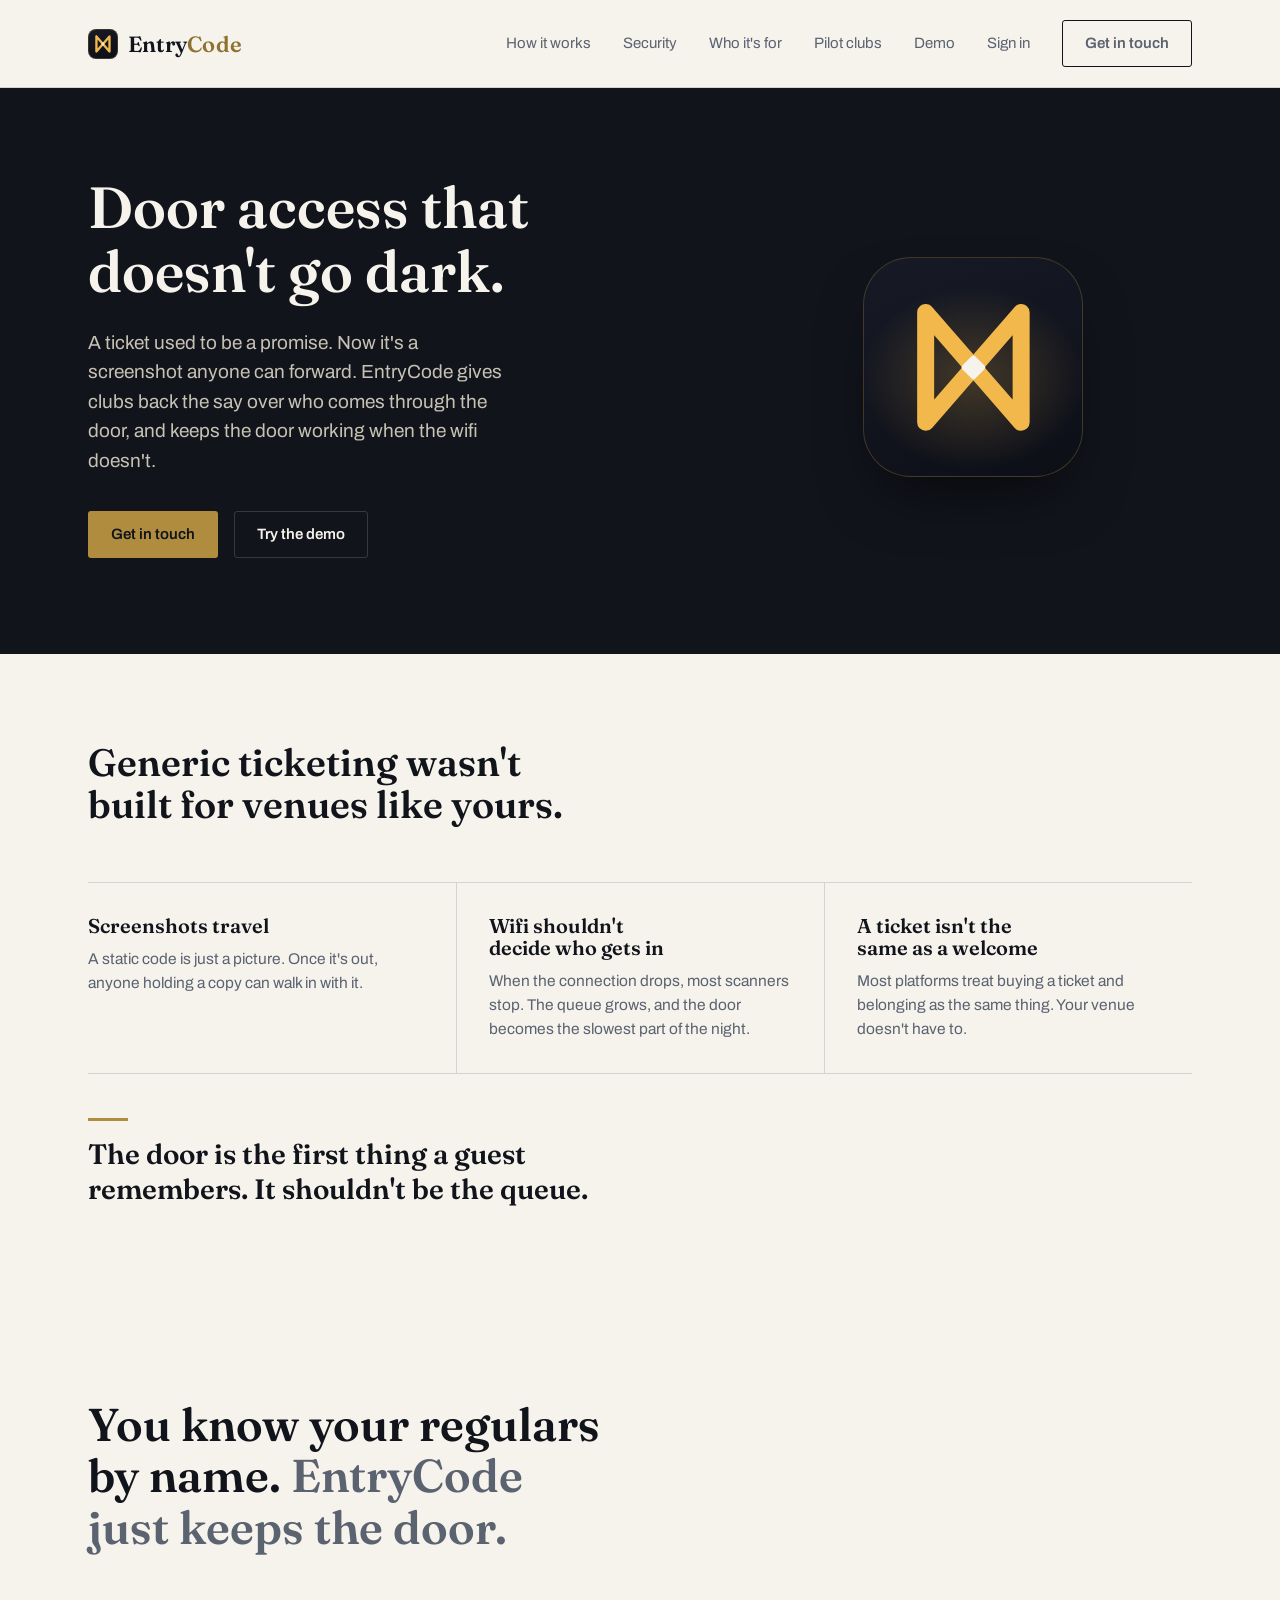
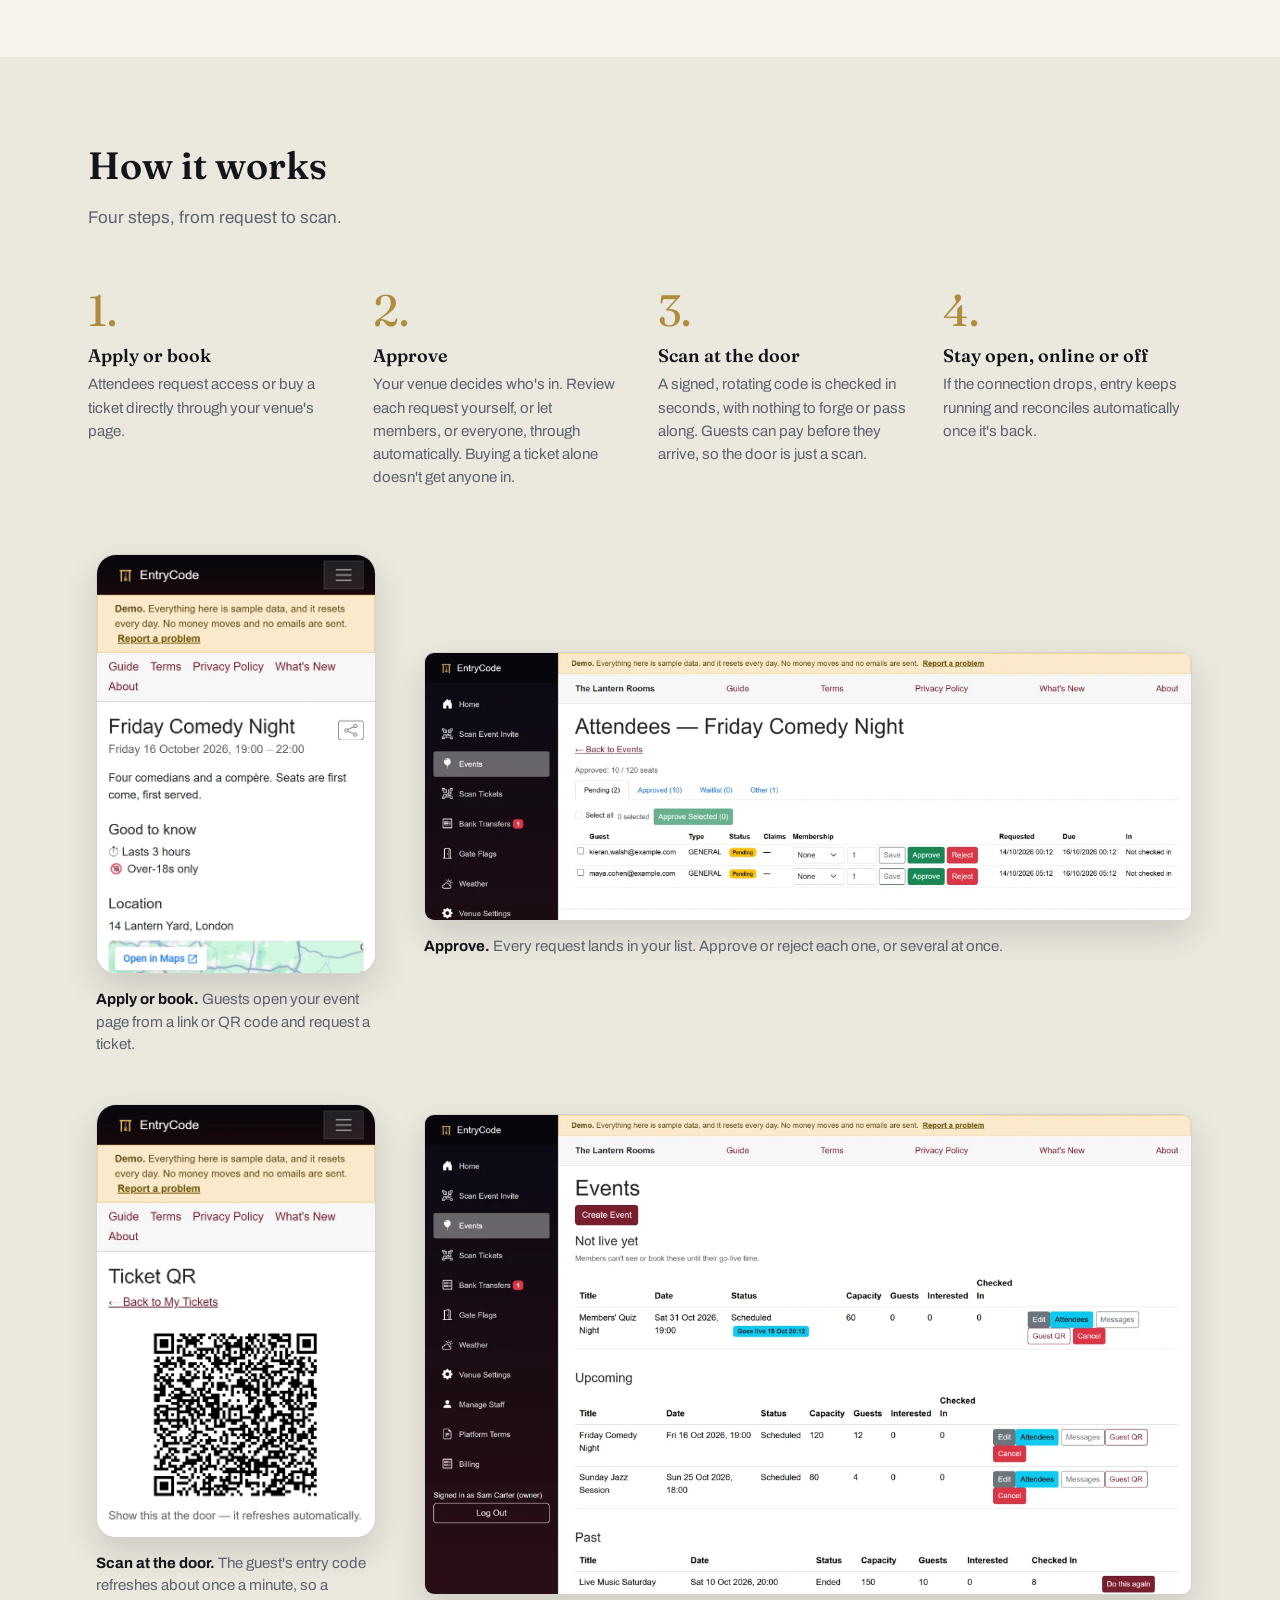
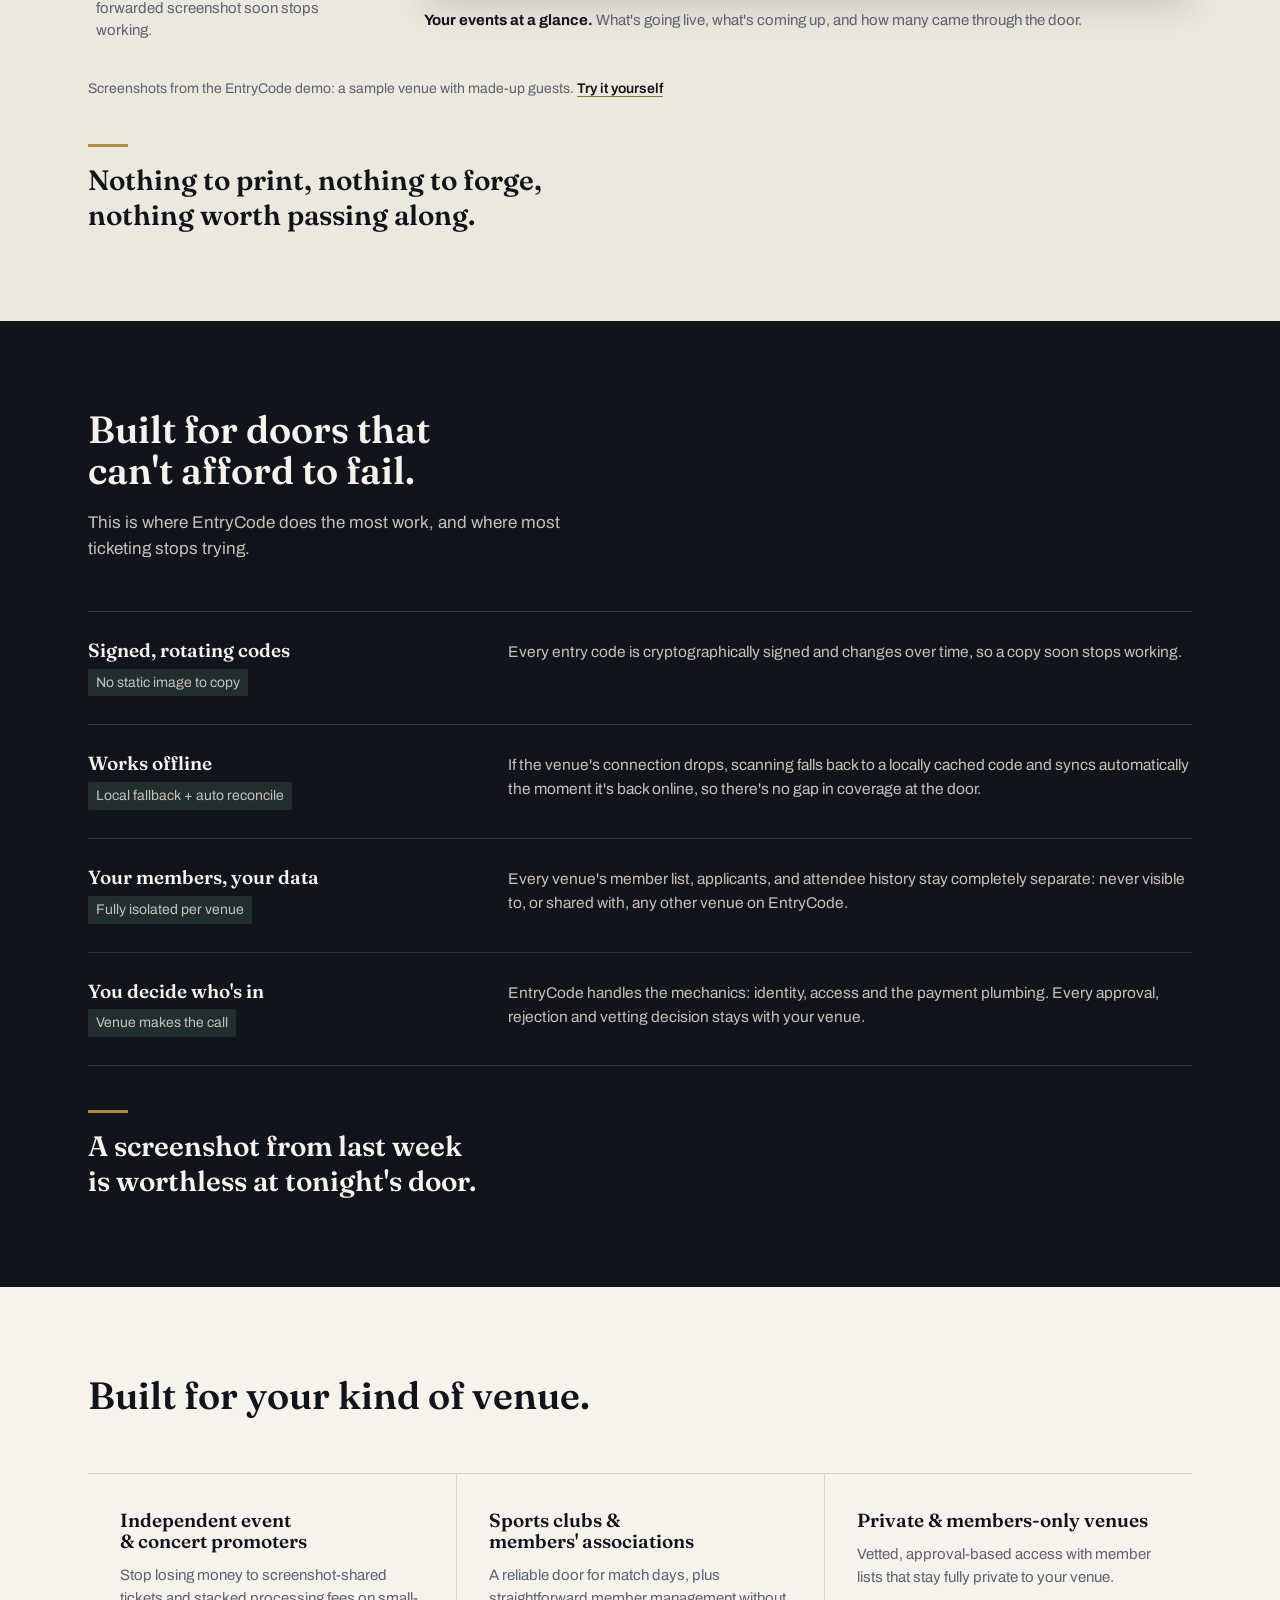
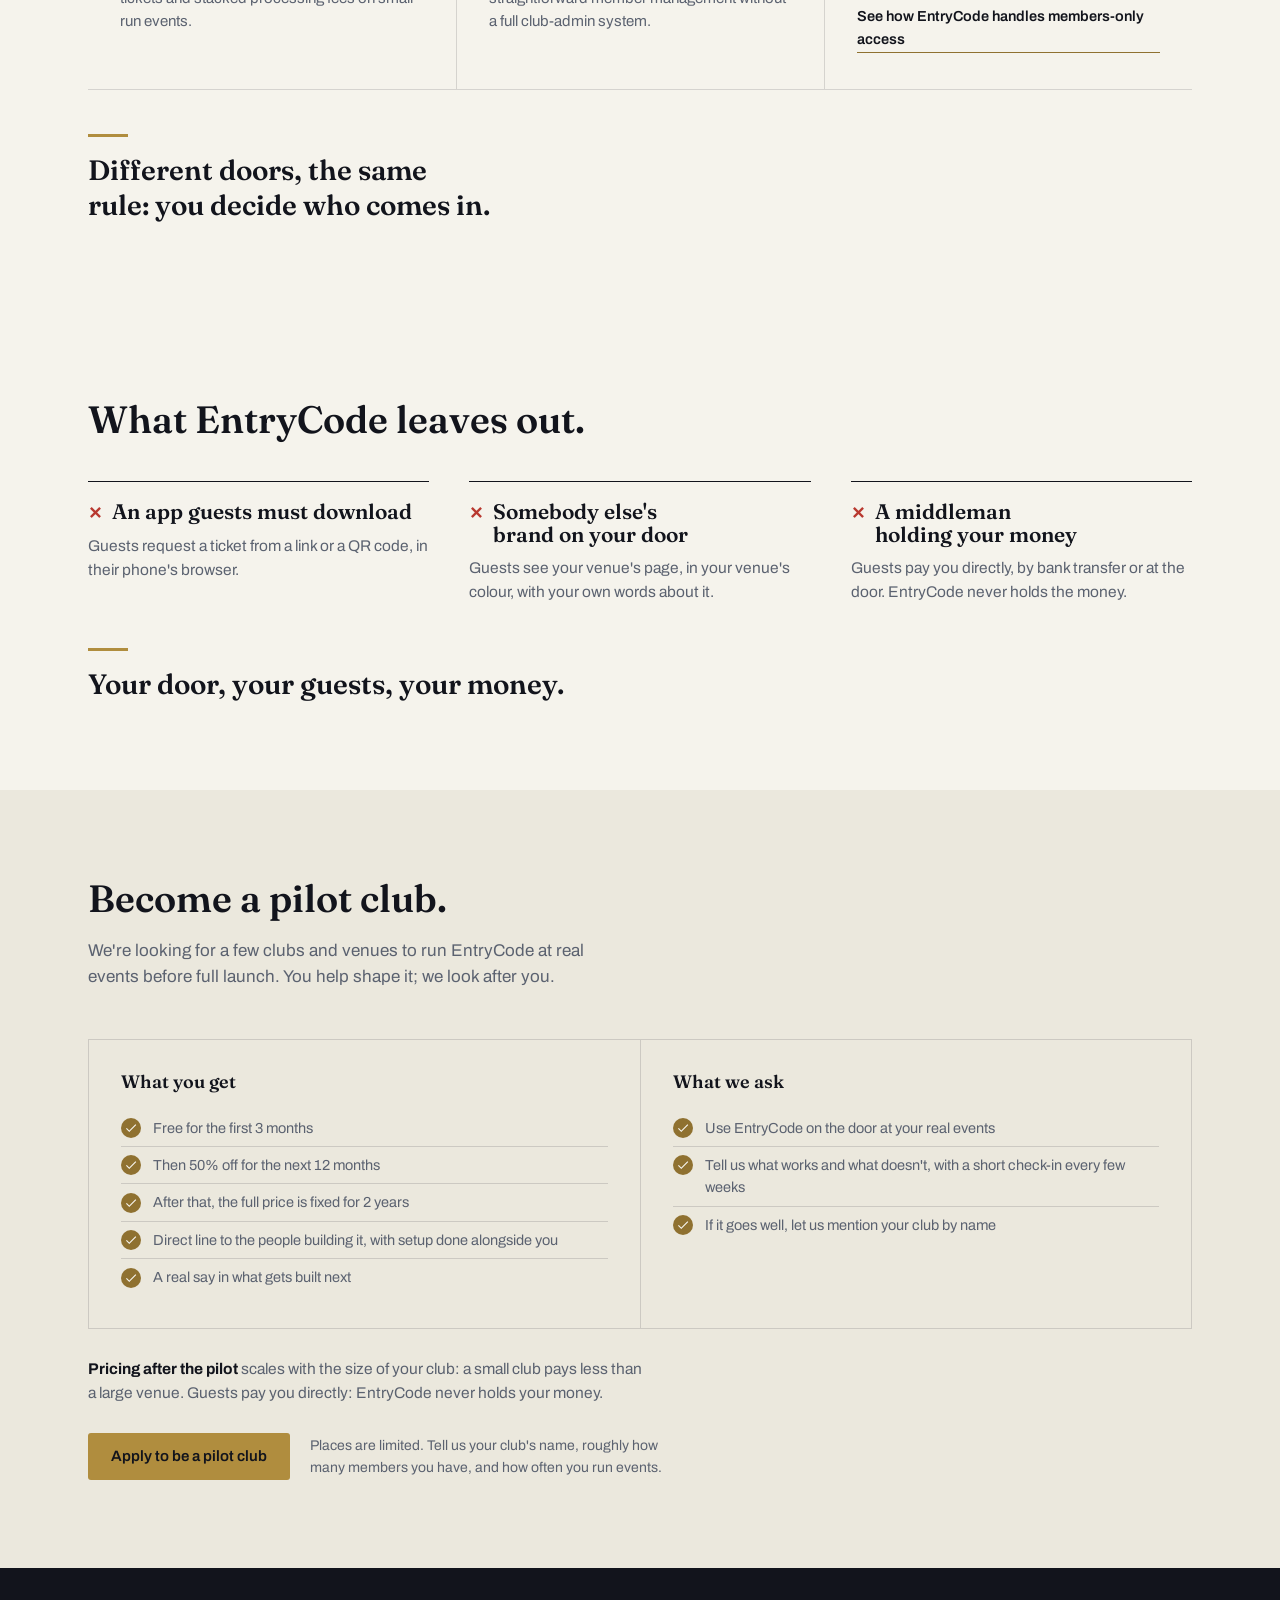
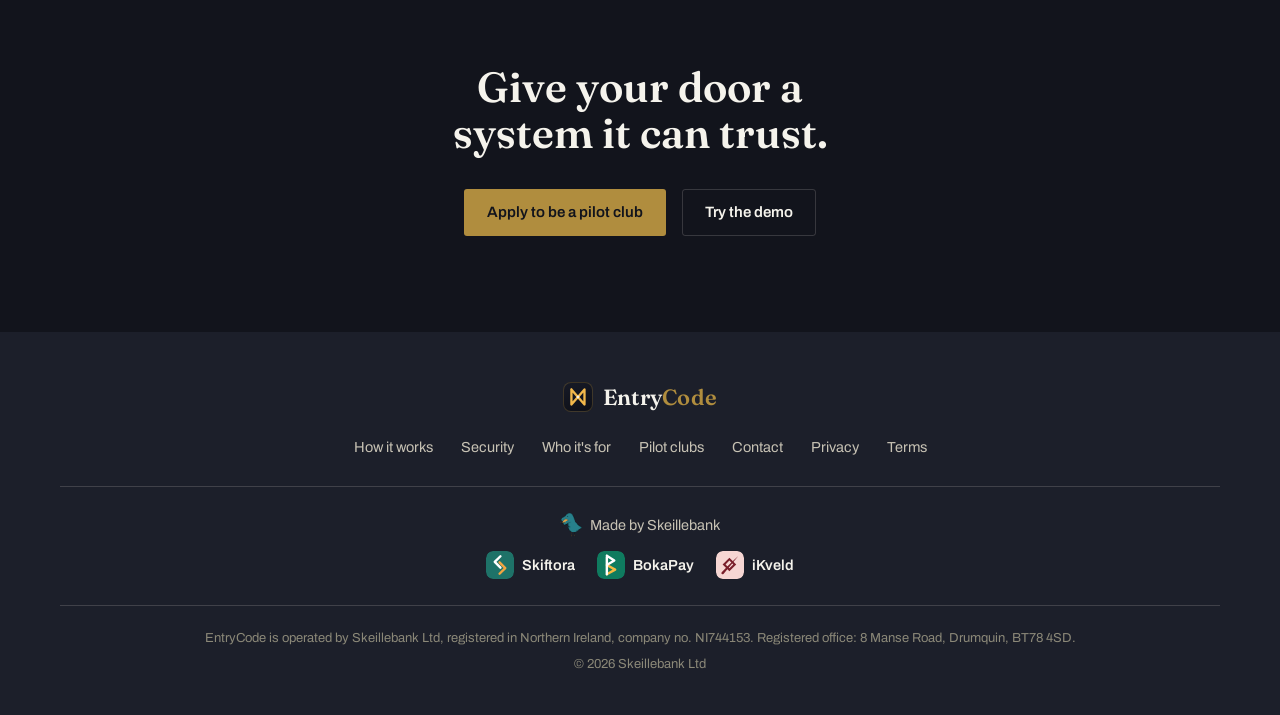
<file: index.html>
<!doctype html>
<html lang="en">
<head>
<meta charset="utf-8">
<meta name="viewport" content="width=device-width, initial-scale=1">
<link rel="canonical" href="https://entrycode.uk/">
<link rel="icon" href="logo.svg" type="image/svg+xml">
<title>EntryCode: door access that doesn't go dark</title>
<meta name="description" content="Door access that doesn't go dark. EntryCode gives clubs signed entry codes that keep working offline, guests the venue approves, and payment straight to the venue's own account.">
<link rel="stylesheet" href="fonts/fonts.css">
<link rel="stylesheet" href="styles.css">
</head>
<body>
<a class="skip-link" href="#main">Skip to content</a>

<svg width="0" height="0" style="position:absolute" aria-hidden="true">
  <defs>
    <!-- Dagaz rune ("day"): the door that doesn't go dark. Drawn for the 64% inner area of the dark tiles. -->
    <symbol id="threshold-mark" viewBox="0 0 100 100">
      <path d="M13.5 8 V92 L86.5 8 V92 L13.5 8" fill="none" stroke="#f2b84b" stroke-width="13" stroke-linecap="round" stroke-linejoin="round"/>
      <rect x="43" y="43" width="14" height="14" rx="2" fill="#f5f3ec" transform="rotate(45 50 50)"/>
    </symbol>
  </defs>
</svg>

<header>
  <div class="nav-row">
    <a class="wordmark" href="#top">
      <span class="logo-mark" aria-hidden="true"><svg viewBox="0 0 100 100"><use href="#threshold-mark"/></svg></span>
      <span class="wm-text">Entry<em>Code</em></span>
    </a>
    <button class="nav-toggle" id="navToggle" aria-expanded="false" aria-controls="primaryNav" aria-label="Toggle menu">
      <svg width="24" height="24" viewBox="0 0 24 24" fill="none" stroke="currentColor" stroke-width="2" stroke-linecap="round"><line x1="3" y1="6" x2="21" y2="6"/><line x1="3" y1="12" x2="21" y2="12"/><line x1="3" y1="18" x2="21" y2="18"/></svg>
    </button>
    <nav class="primary" id="primaryNav">
      <a href="#how">How it works</a>
      <a href="#security">Security</a>
      <a href="#segments">Who it's for</a>
      <a href="#pilot">Pilot clubs</a>
      <a href="demo.html">Demo</a>
      <a href="login.html">Sign in</a>
      <a class="btn btn-outline-dark" href="#demo">Get in touch</a>
    </nav>
  </div>
</header>

<main id="main">

  <!-- HERO -->
  <section class="hero" id="top">
    <div class="wrap hero-grid">
      <div>
        <h1>Door access that doesn't go dark.</h1>
        <p class="lede">A ticket used to be a promise. Now it's a screenshot anyone can forward. EntryCode gives clubs back the say over who comes through the door, and keeps the door working when the wifi doesn't.</p>
        <div class="actions">
          <a class="btn btn-brass" href="#demo">Get in touch</a>
          <a class="btn btn-outline-light" href="demo.html">Try the demo</a>
        </div>
      </div>
      <div class="seal" aria-hidden="true">
        <div class="hero-mark"><svg viewBox="0 0 100 100"><use href="#threshold-mark"/></svg></div>
      </div>
    </div>
  </section>

  <!-- PROBLEM -->
  <section>
    <div class="wrap">
      <h2 class="section-title">Generic ticketing wasn't built for venues like yours.</h2>
      <div class="problem-grid">
        <div class="problem-item">
          <h3>Screenshots travel</h3>
          <p>A static code is just a picture. Once it's out, anyone holding a copy can walk in with it.</p>
        </div>
        <div class="problem-item">
          <h3>Wifi shouldn't decide who gets in</h3>
          <p>When the connection drops, most scanners stop. The queue grows, and the door becomes the slowest part of the night.</p>
        </div>
        <div class="problem-item">
          <h3>A ticket isn't the same as a welcome</h3>
          <p>Most platforms treat buying a ticket and belonging as the same thing. Your venue doesn't have to.</p>
        </div>
      </div>
      <p class="land">The door is the first thing a guest remembers. It shouldn't be the queue.</p>
    </div>
  </section>

  <!-- BREATH -->
  <section class="breath" aria-label="Who decides">
    <div class="wrap">
      <p>You know your regulars by name. <span>EntryCode just keeps the door.</span></p>
    </div>
  </section>

  <!-- HOW IT WORKS -->
  <section class="how" id="how">
    <div class="wrap">
      <h2 class="section-title">How it works</h2>
      <p class="section-lede">Four steps, from request to scan.</p>
      <div class="steps">
        <div class="step">
          <div class="num">1.</div>
          <h3>Apply or book</h3>
          <p>Attendees request access or buy a ticket directly through your venue's page.</p>
        </div>
        <div class="step">
          <div class="num">2.</div>
          <h3>Approve</h3>
          <p>Your venue decides who's in. Review each request yourself, or let members, or everyone, through automatically. Buying a ticket alone doesn't get anyone in.</p>
        </div>
        <div class="step">
          <div class="num">3.</div>
          <h3>Scan at the door</h3>
          <p>A signed, rotating code is checked in seconds, with nothing to forge or pass along. Guests can pay before they arrive, so the door is just a scan.</p>
        </div>
        <div class="step">
          <div class="num">4.</div>
          <h3>Stay open, online or off</h3>
          <p>If the connection drops, entry keeps running and reconciles automatically once it's back.</p>
        </div>
      </div>
      <div class="shots">
        <figure class="shot phone">
          <img src="img/guest-request.webp" width="600" height="903" loading="lazy" alt="A guest's view of an event page on a phone: Friday Comedy Night, date and time, over-18s only, and the venue's location on a map.">
          <figcaption><b>Apply or book.</b> Guests open your event page from a link or QR code and request a ticket.</figcaption>
        </figure>
        <figure class="shot wide">
          <img src="img/venue-approve.webp" width="1200" height="417" loading="lazy" alt="The venue's attendee list for Friday Comedy Night, with two pending requests, each with Approve and Reject buttons.">
          <figcaption><b>Approve.</b> Every request lands in your list. Approve or reject each one, or several at once.</figcaption>
        </figure>
        <figure class="shot phone">
          <img src="img/guest-entry-code.webp" width="600" height="933" loading="lazy" alt="A guest's entry QR code on a phone, with the note: show this at the door, it refreshes automatically.">
          <figcaption><b>Scan at the door.</b> The guest's entry code refreshes about once a minute, so a forwarded screenshot soon stops working.</figcaption>
        </figure>
        <figure class="shot wide">
          <img src="img/venue-events.webp" width="1200" height="750" loading="lazy" alt="The venue's events page: one event not live yet, two upcoming and one past, with capacity, guests and check-ins for each.">
          <figcaption><b>Your events at a glance.</b> What's going live, what's coming up, and how many came through the door.</figcaption>
        </figure>
      </div>
      <p class="shots-note">Screenshots from the EntryCode demo: a sample venue with made-up guests. <a href="demo.html">Try it yourself</a></p>
      <p class="land">Nothing to print, nothing to forge, nothing worth passing along.</p>
    </div>
  </section>

  <!-- SECURITY -->
  <section class="security" id="security">
    <div class="wrap">
      <h2 class="section-title">Built for doors that can't afford to fail.</h2>
      <p class="section-lede">This is where EntryCode does the most work, and where most ticketing stops trying.</p>
      <div class="ledger">
        <div class="ledger-row">
          <div>
            <h3>Signed, rotating codes</h3>
            <span class="ledger-note">No static image to copy</span>
          </div>
          <p>Every entry code is cryptographically signed and changes over time, so a copy soon stops working.</p>
        </div>
        <div class="ledger-row">
          <div>
            <h3>Works offline</h3>
            <span class="ledger-note">Local fallback + auto reconcile</span>
          </div>
          <p>If the venue's connection drops, scanning falls back to a locally cached code and syncs automatically the moment it's back online, so there's no gap in coverage at the door.</p>
        </div>
        <div class="ledger-row">
          <div>
            <h3>Your members, your data</h3>
            <span class="ledger-note">Fully isolated per venue</span>
          </div>
          <p>Every venue's member list, applicants, and attendee history stay completely separate: never visible to, or shared with, any other venue on EntryCode.</p>
        </div>
        <div class="ledger-row">
          <div>
            <h3>You decide who's in</h3>
            <span class="ledger-note">Venue makes the call</span>
          </div>
          <p>EntryCode handles the mechanics: identity, access and the payment plumbing. Every approval, rejection and vetting decision stays with your venue.</p>
        </div>
      </div>
      <p class="land">A screenshot from last week is worthless at tonight's door.</p>
    </div>
  </section>

  <!-- SEGMENTS -->
  <section id="segments">
    <div class="wrap">
      <h2 class="section-title">Built for your kind of venue.</h2>
      <div class="segments-grid">
        <div class="segment">
          <h3>Independent event &amp; concert promoters</h3>
          <p>Stop losing money to screenshot-shared tickets and stacked processing fees on small-run events.</p>
        </div>
        <div class="segment">
          <h3>Sports clubs &amp; members' associations</h3>
          <p>A reliable door for match days, plus straightforward member management without a full club-admin system.</p>
        </div>
        <div class="segment">
          <h3>Private &amp; members-only venues</h3>
          <p>Vetted, approval-based access with member lists that stay fully private to your venue.</p>
          <a class="link-line" href="members.html">See how EntryCode handles members-only access</a>
        </div>
      </div>
      <p class="land">Different doors, the same rule: you decide who comes in.</p>
    </div>
  </section>

  <!-- WHAT ENTRYCODE LEAVES OUT -->
  <section id="without">
    <div class="wrap">
      <h2 class="section-title">What EntryCode leaves out.</h2>
      <ul class="without">
        <li>
          <h3>An app guests must download</h3>
          <p>Guests request a ticket from a link or a QR code, in their phone's browser.</p>
        </li>
        <li>
          <h3>Somebody else's brand on your door</h3>
          <p>Guests see your venue's page, in your venue's colour, with your own words about it.</p>
        </li>
        <li>
          <h3>A middleman holding your money</h3>
          <p>Guests pay you directly, by bank transfer or at the door. EntryCode never holds the money.</p>
        </li>
      </ul>
      <p class="land">Your door, your guests, your money.</p>
    </div>
  </section>

  <!-- PILOT CLUBS -->
  <section class="how" id="pilot">
    <div class="wrap">
      <h2 class="section-title">Become a pilot club.</h2>
      <p class="section-lede">We're looking for a few clubs and venues to run EntryCode at real events before full launch. You help shape it; we look after you.</p>
      <div class="pricing-row">
        <div class="price-col recommended">
          <h3>What you get</h3>
          <ul>
            <li>Free for the first 3 months</li>
            <li>Then 50% off for the next 12 months</li>
            <li>After that, the full price is fixed for 2 years</li>
            <li>Direct line to the people building it, with setup done alongside you</li>
            <li>A real say in what gets built next</li>
          </ul>
        </div>
        <div class="price-col">
          <h3>What we ask</h3>
          <ul>
            <li>Use EntryCode on the door at your real events</li>
            <li>Tell us what works and what doesn't, with a short check-in every few weeks</li>
            <li>If it goes well, let us mention your club by name</li>
          </ul>
        </div>
      </div>
      <p class="pilot-note" id="pricing"><strong>Pricing after the pilot</strong> scales with the size of your club: a small club pays less than a large venue. Guests pay you directly: EntryCode never holds your money.</p>
      <div class="pilot-actions">
        <a class="btn btn-brass" href="mailto:info@entrycode.uk?subject=EntryCode%20pilot%20club">Apply to be a pilot club</a>
        <span class="pilot-small">Places are limited. Tell us your club's name, roughly how many members you have, and how often you run events.</span>
      </div>
    </div>
  </section>

  <!-- FINAL CTA -->
  <section class="cta-band" id="demo">
    <div class="wrap">
      <h2>Give your door a system it can trust.</h2>
      <div class="actions">
        <a class="btn btn-brass" href="mailto:info@entrycode.uk?subject=EntryCode%20pilot%20club">Apply to be a pilot club</a>
        <a class="btn btn-outline-light" href="demo.html">Try the demo</a>
      </div>
    </div>
  </section>

</main>

<footer>
  <div class="wrap footer-row">
    <div>
      <a class="wordmark" href="#top" style="color:#f5f3ec;">
        <span class="logo-mark" aria-hidden="true"><svg viewBox="0 0 100 100"><use href="#threshold-mark"/></svg></span>
        <span class="wm-text">Entry<em>Code</em></span>
      </a>
    </div>
    <div class="footer-links">
      <a href="#how">How it works</a>
      <a href="#security">Security</a>
      <a href="#segments">Who it's for</a>
      <a href="#pilot">Pilot clubs</a>
      <a href="mailto:info@entrycode.uk">Contact</a>
      <a href="privacy.html">Privacy</a>
      <a href="terms.html">Terms</a>
    </div>
  </div>
  <div class="wrap footer-family">
      <nav class="family" aria-label="Made by Skeillebank">
        <a class="family-label" href="https://skeillebank.com"><img src="logos/skeillebank.webp" alt="" width="23" height="24">Made by Skeillebank</a>
        <a class="fam" href="https://skiftora.com"><img src="logos/skiftora.svg" alt="" width="28" height="28">Skiftora</a>
        <a class="fam" href="https://bokapay.co.uk"><img src="logos/bokapay.svg" alt="" width="28" height="28">BokaPay</a>
        <a class="fam" href="https://ikveld.com"><img src="logos/ikveld.svg" alt="" width="28" height="28">iKveld</a>
      </nav>
    </div>
    <div class="wrap footer-fine">
    <p>EntryCode is operated by Skeillebank Ltd, registered in Northern Ireland, company no. NI744153. Registered office: 8 Manse Road, Drumquin, BT78 4SD.</p>
    <p>&copy; <span id="year"></span> Skeillebank Ltd</p>
  </div>
</footer>

<script>
  document.getElementById('year').textContent = new Date().getFullYear();
  var toggle = document.getElementById('navToggle');
  var nav = document.getElementById('primaryNav');
  toggle.addEventListener('click', function(){
    var open = nav.classList.toggle('open');
    toggle.setAttribute('aria-expanded', open ? 'true' : 'false');
  });
</script>
</body>
</html>
</file>
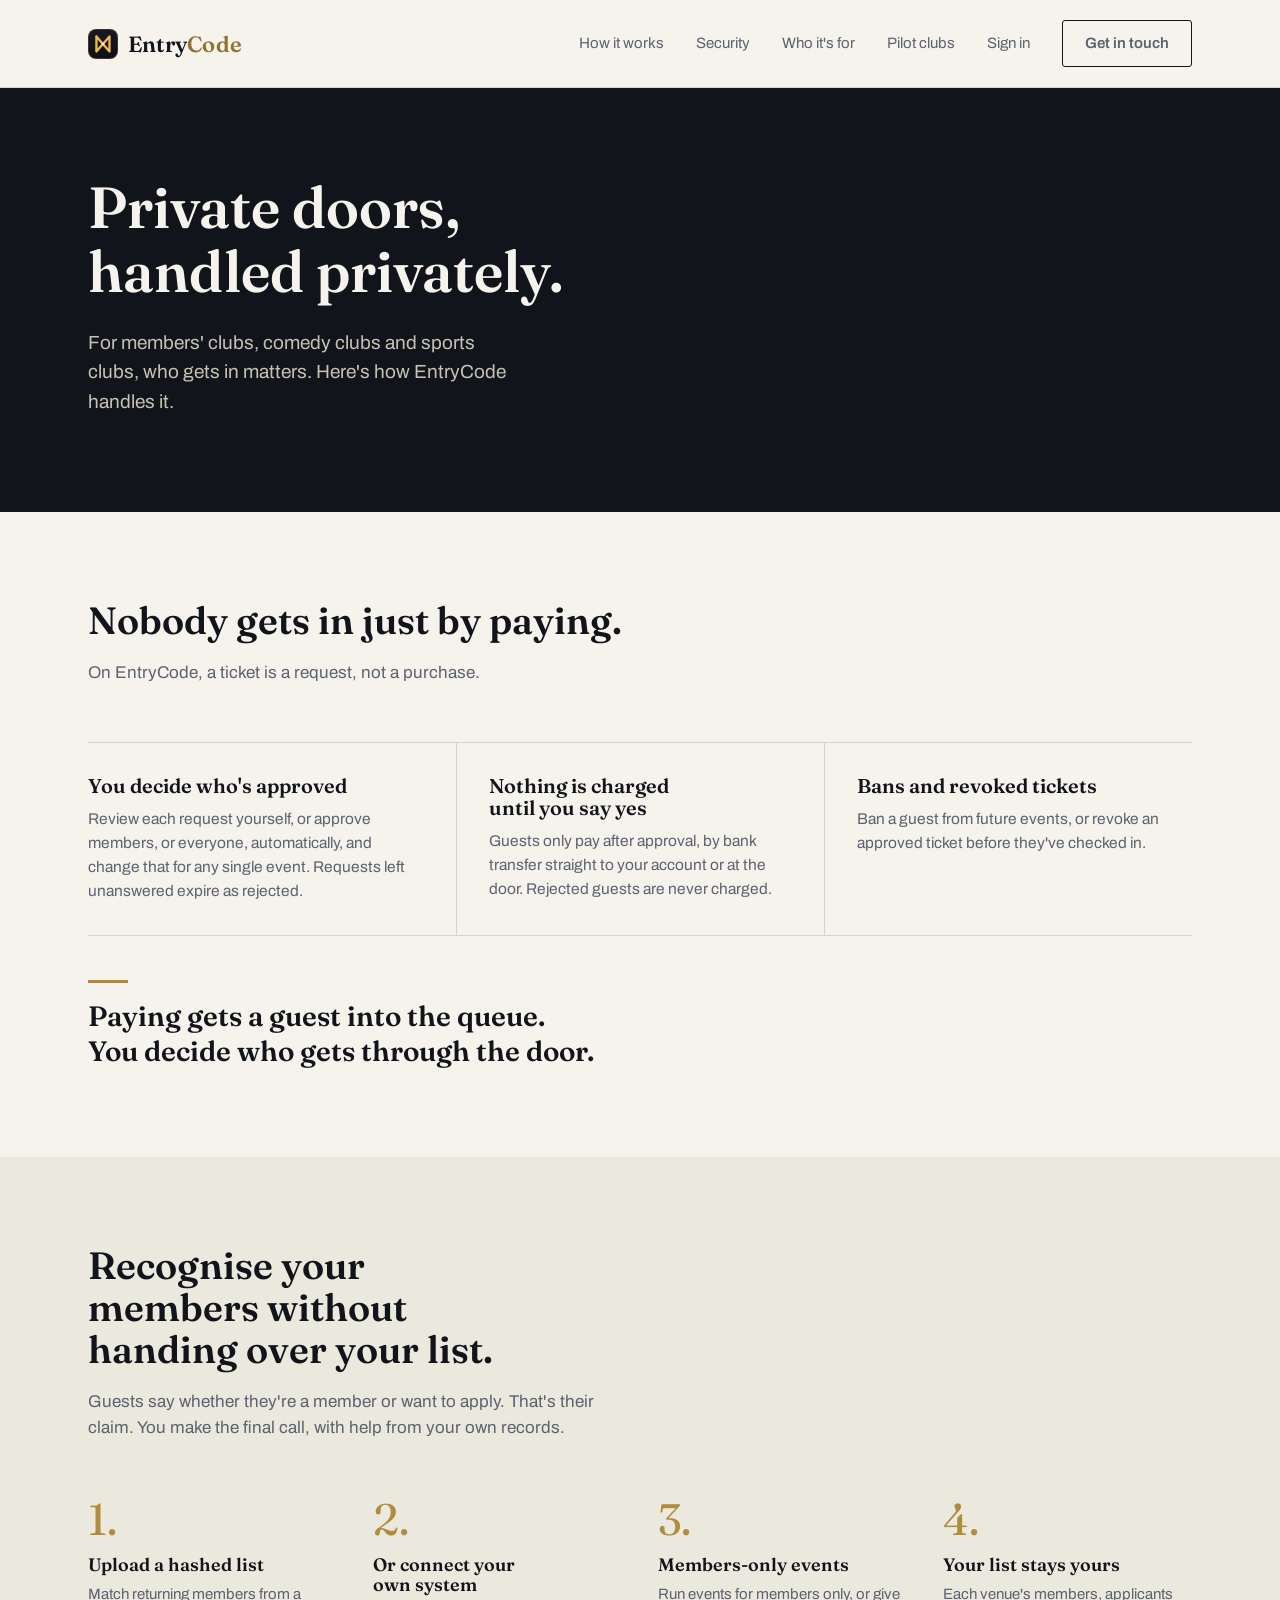
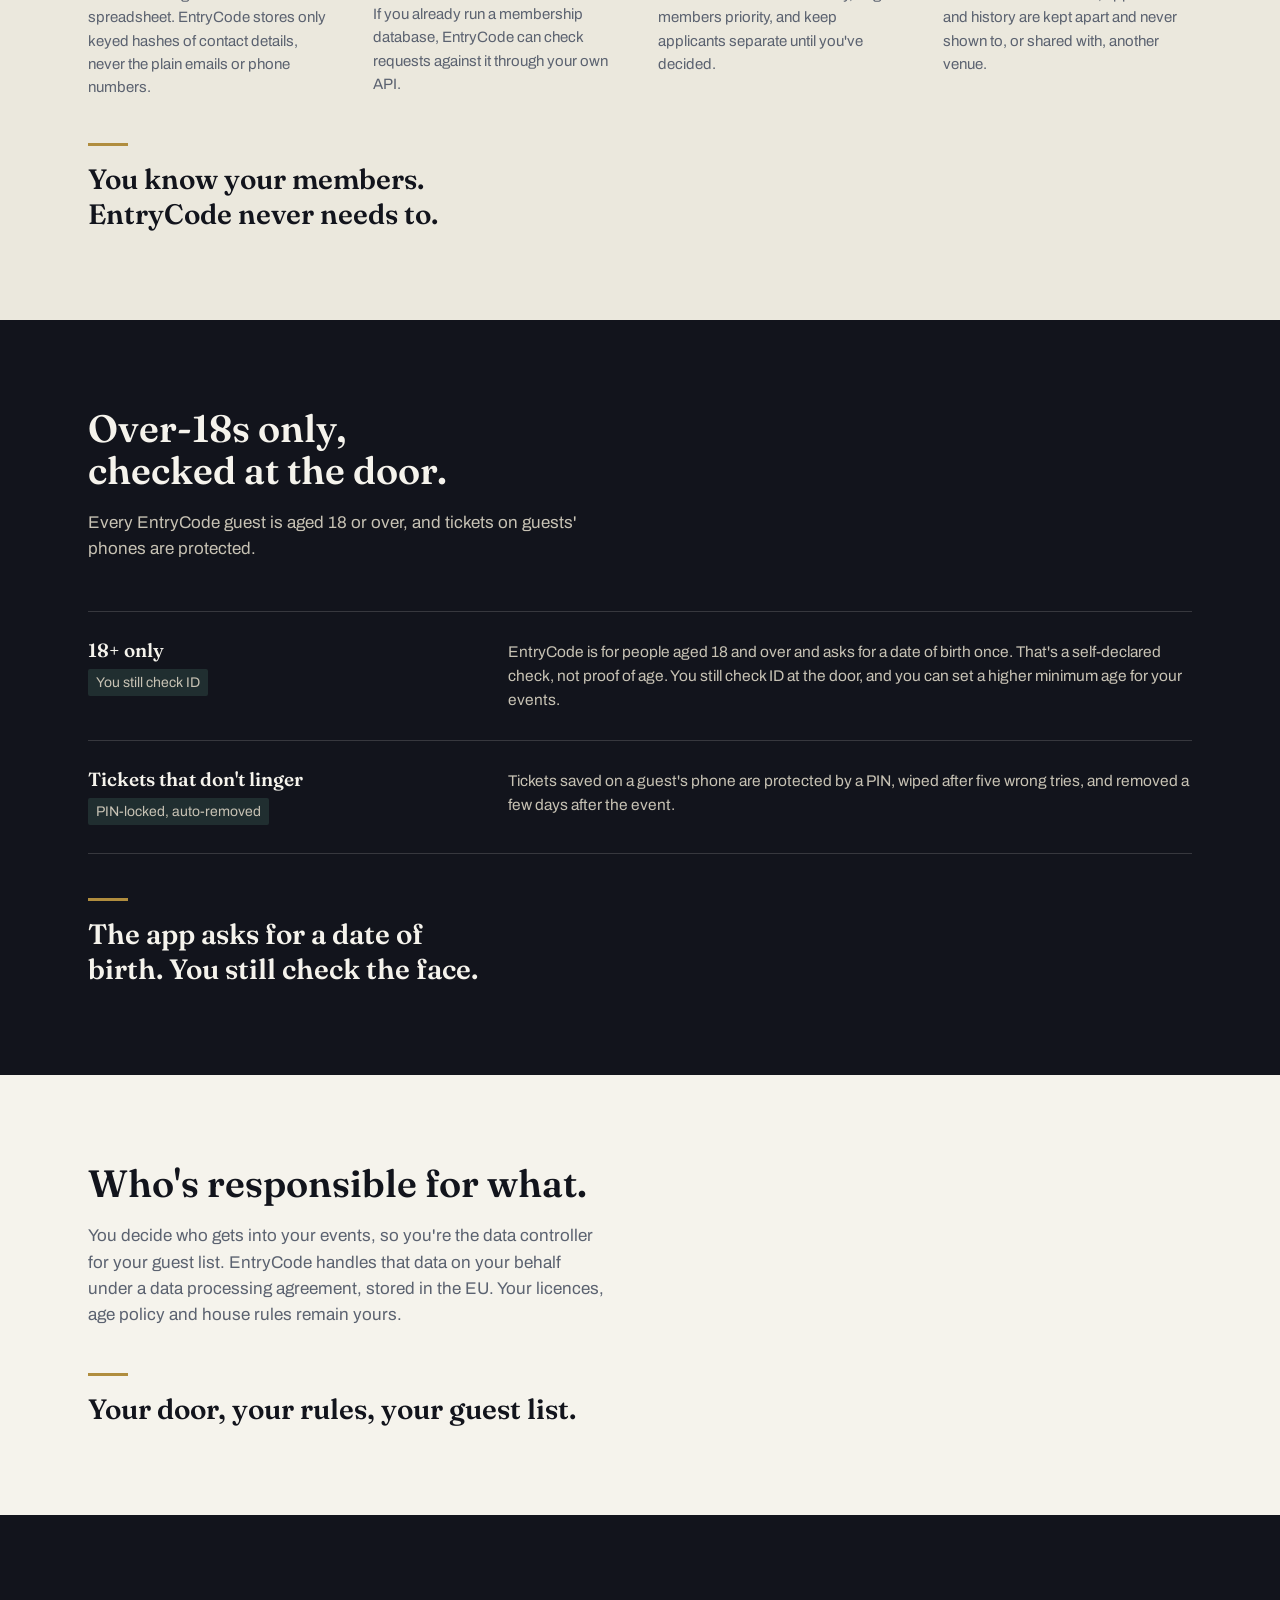
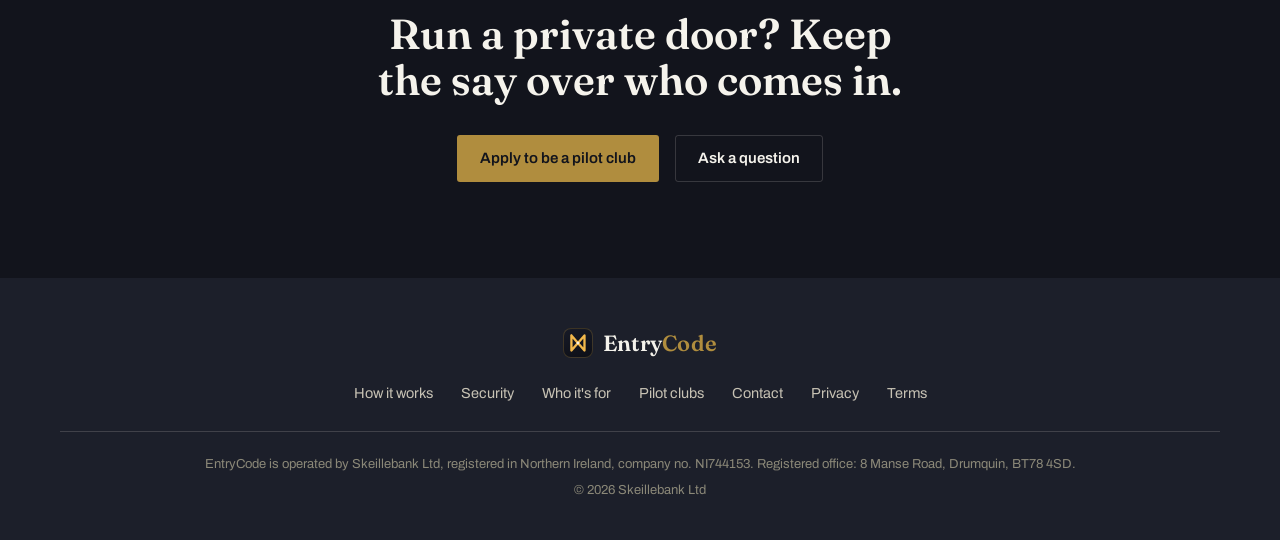
<file: members.html>
<!doctype html>
<html lang="en">
<head>
<meta charset="utf-8">
<meta name="viewport" content="width=device-width, initial-scale=1">
<link rel="canonical" href="https://entrycode.uk/members.html">
<link rel="icon" href="logo.svg" type="image/svg+xml">
<title>EntryCode: members' clubs</title>
<meta name="description" content="How EntryCode handles members' clubs, comedy clubs and sports clubs: you decide who gets in, member lists stay private, and every guest is 18 or over.">
<link rel="stylesheet" href="fonts/fonts.css">
<link rel="stylesheet" href="styles.css">
</head>
<body>
<a class="skip-link" href="#main">Skip to content</a>

<svg width="0" height="0" style="position:absolute" aria-hidden="true">
  <defs>
    <!-- Dagaz rune ("day"): the door that doesn't go dark. Drawn for the 64% inner area of the dark tiles. -->
    <symbol id="threshold-mark" viewBox="0 0 100 100">
      <path d="M13.5 8 V92 L86.5 8 V92 L13.5 8" fill="none" stroke="#f2b84b" stroke-width="13" stroke-linecap="round" stroke-linejoin="round"/>
      <rect x="43" y="43" width="14" height="14" rx="2" fill="#f5f3ec" transform="rotate(45 50 50)"/>
    </symbol>
  </defs>
</svg>

<header>
  <div class="nav-row">
    <a class="wordmark" href="index.html">
      <span class="logo-mark" aria-hidden="true"><svg viewBox="0 0 100 100"><use href="#threshold-mark"/></svg></span>
      <span class="wm-text">Entry<em>Code</em></span>
    </a>
    <button class="nav-toggle" id="navToggle" aria-expanded="false" aria-controls="primaryNav" aria-label="Toggle menu">
      <svg width="24" height="24" viewBox="0 0 24 24" fill="none" stroke="currentColor" stroke-width="2" stroke-linecap="round"><line x1="3" y1="6" x2="21" y2="6"/><line x1="3" y1="12" x2="21" y2="12"/><line x1="3" y1="18" x2="21" y2="18"/></svg>
    </button>
    <nav class="primary" id="primaryNav">
      <a href="index.html#how">How it works</a>
      <a href="index.html#security">Security</a>
      <a href="index.html#segments">Who it's for</a>
      <a href="index.html#pilot">Pilot clubs</a>
      <a href="login.html">Sign in</a>
      <a class="btn btn-outline-dark" href="mailto:info@entrycode.uk">Get in touch</a>
    </nav>
  </div>
</header>

<main id="main">

  <!-- HERO -->
  <section class="hero">
    <div class="wrap">
      <h1>Private doors, handled privately.</h1>
      <p class="lede">For members' clubs, comedy clubs and sports clubs, who gets in matters. Here's how EntryCode handles it.</p>
    </div>
  </section>

  <!-- APPROVAL -->
  <section>
    <div class="wrap">
      <h2 class="section-title">Nobody gets in just by paying.</h2>
      <p class="section-lede">On EntryCode, a ticket is a request, not a purchase.</p>
      <div class="problem-grid">
        <div class="problem-item">
          <h3>You decide who's approved</h3>
          <p>Review each request yourself, or approve members, or everyone, automatically, and change that for any single event. Requests left unanswered expire as rejected.</p>
        </div>
        <div class="problem-item">
          <h3>Nothing is charged until you say yes</h3>
          <p>Guests only pay after approval, by bank transfer straight to your account or at the door. Rejected guests are never charged.</p>
        </div>
        <div class="problem-item">
          <h3>Bans and revoked tickets</h3>
          <p>Ban a guest from future events, or revoke an approved ticket before they've checked in.</p>
        </div>
      </div>
      <p class="land">Paying gets a guest into the queue. You decide who gets through the door.</p>
    </div>
  </section>

  <!-- MEMBERS -->
  <section class="how">
    <div class="wrap">
      <h2 class="section-title">Recognise your members without handing over your list.</h2>
      <p class="section-lede">Guests say whether they're a member or want to apply. That's their claim. You make the final call, with help from your own records.</p>
      <div class="steps">
        <div class="step">
          <div class="num">1.</div>
          <h3>Upload a hashed list</h3>
          <p>Match returning members from a spreadsheet. EntryCode stores only keyed hashes of contact details, never the plain emails or phone numbers.</p>
        </div>
        <div class="step">
          <div class="num">2.</div>
          <h3>Or connect your own system</h3>
          <p>If you already run a membership database, EntryCode can check requests against it through your own API.</p>
        </div>
        <div class="step">
          <div class="num">3.</div>
          <h3>Members-only events</h3>
          <p>Run events for members only, or give members priority, and keep applicants separate until you've decided.</p>
        </div>
        <div class="step">
          <div class="num">4.</div>
          <h3>Your list stays yours</h3>
          <p>Each venue's members, applicants and history are kept apart and never shown to, or shared with, another venue.</p>
        </div>
      </div>
      <p class="land">You know your members. EntryCode never needs to.</p>
    </div>
  </section>

  <!-- AT THE DOOR -->
  <section class="security">
    <div class="wrap">
      <h2 class="section-title">Over-18s only, checked at the door.</h2>
      <p class="section-lede">Every EntryCode guest is aged 18 or over, and tickets on guests' phones are protected.</p>
      <div class="ledger">
        <div class="ledger-row">
          <div>
            <h3>18+ only</h3>
            <span class="ledger-note">You still check ID</span>
          </div>
          <p>EntryCode is for people aged 18 and over and asks for a date of birth once. That's a self-declared check, not proof of age. You still check ID at the door, and you can set a higher minimum age for your events.</p>
        </div>
        <div class="ledger-row">
          <div>
            <h3>Tickets that don't linger</h3>
            <span class="ledger-note">PIN-locked, auto-removed</span>
          </div>
          <p>Tickets saved on a guest's phone are protected by a PIN, wiped after five wrong tries, and removed a few days after the event.</p>
        </div>
      </div>
      <p class="land">The app asks for a date of birth. You still check the face.</p>
    </div>
  </section>

  <!-- RESPONSIBILITIES -->
  <section>
    <div class="wrap">
      <h2 class="section-title">Who's responsible for what.</h2>
      <p class="section-lede">You decide who gets into your events, so you're the data controller for your guest list. EntryCode handles that data on your behalf under a data processing agreement, stored in the EU. Your licences, age policy and house rules remain yours.</p>
      <p class="land">Your door, your rules, your guest list.</p>
    </div>
  </section>

  <!-- CTA -->
  <section class="cta-band">
    <div class="wrap">
      <h2>Run a private door? Keep the say over who comes in.</h2>
      <div class="actions">
        <a class="btn btn-brass" href="mailto:info@entrycode.uk?subject=EntryCode%20pilot%20club">Apply to be a pilot club</a>
        <a class="btn btn-outline-light" href="mailto:info@entrycode.uk">Ask a question</a>
      </div>
    </div>
  </section>

</main>

<footer>
  <div class="wrap footer-row">
    <div>
      <a class="wordmark" href="index.html" style="color:#f5f3ec;">
        <span class="logo-mark" aria-hidden="true"><svg viewBox="0 0 100 100"><use href="#threshold-mark"/></svg></span>
        <span class="wm-text">Entry<em>Code</em></span>
      </a>
    </div>
    <div class="footer-links">
      <a href="index.html#how">How it works</a>
      <a href="index.html#security">Security</a>
      <a href="index.html#segments">Who it's for</a>
      <a href="index.html#pilot">Pilot clubs</a>
      <a href="mailto:info@entrycode.uk">Contact</a>
      <a href="privacy.html">Privacy</a>
      <a href="terms.html">Terms</a>
    </div>
  </div>
  <div class="wrap footer-fine">
    <p>EntryCode is operated by Skeillebank Ltd, registered in Northern Ireland, company no. NI744153. Registered office: 8 Manse Road, Drumquin, BT78 4SD.</p>
    <p>&copy; <span id="year"></span> Skeillebank Ltd</p>
  </div>
</footer>

<script>
  document.getElementById('year').textContent = new Date().getFullYear();
  var toggle = document.getElementById('navToggle');
  var nav = document.getElementById('primaryNav');
  toggle.addEventListener('click', function(){
    var open = nav.classList.toggle('open');
    toggle.setAttribute('aria-expanded', open ? 'true' : 'false');
  });
</script>
</body>
</html>
</file>
<file: fonts/fonts.css>
/* Self-hosted fonts (latin), so no visitor data goes to Google. Licensed under the SIL Open Font License 1.1 (see OFL-*.txt). */
@font-face { font-family: "Fraunces"; font-style: normal; font-weight: 100 900; font-display: swap; src: url("fraunces-latin.woff2") format("woff2"); }
@font-face { font-family: "Archivo"; font-style: normal; font-weight: 100 900; font-display: swap; src: url("archivo-latin.woff2") format("woff2"); }
@font-face { font-family: "IBM Plex Mono"; font-style: normal; font-weight: 400; font-display: swap; src: url("ibm-plex-mono-400-latin.woff2") format("woff2"); }
@font-face { font-family: "IBM Plex Mono"; font-style: normal; font-weight: 500; font-display: swap; src: url("ibm-plex-mono-500-latin.woff2") format("woff2"); }
</file>
<file: styles.css>
:root{
  --ink:#12141c;
  --ink-2:#1c1f2a;
  --paper:#f5f3ec;
  --paper-2:#ebe8dd;
  --brass:#b08d3e;
  --brass-dark:#8f7130;
  --slate:#5b6270;
  --mist:#c7c2b4;
  --line:rgba(18,20,28,0.14);
  --line-dark:rgba(245,243,236,0.16);
  --verify:#3f6b5c;
  --max:1160px;
  --serif:'Fraunces', Georgia, serif;
  --sans:'Archivo', -apple-system, sans-serif;
  --mono:'IBM Plex Mono', 'Courier New', monospace;
}

*{box-sizing:border-box;}
html{scroll-behavior:smooth;}
html, body{overflow-x:clip;}
@media (prefers-reduced-motion: reduce){
  html{scroll-behavior:auto;}
  *{animation-duration:0.01ms !important; transition-duration:0.01ms !important;}
}

body{
  margin:0;
  font-family:var(--sans);
  background:var(--paper);
  color:var(--ink);
  line-height:1.55;
  -webkit-font-smoothing:antialiased;
}

h1,h2,h3{
  font-family:var(--serif);
  text-wrap:balance;
  font-weight:600;
  line-height:1.1;
  margin:0;
}

p{margin:0;}

a{color:inherit; text-decoration:none;}

/* Hidden above the top edge rather than far to the left, so it never sits past a phone screen. */
.skip-link{
  position:absolute; left:12px; top:0; transform:translateY(-200%);
  background:var(--brass); color:var(--ink); padding:10px 16px; z-index:200;
}
.skip-link:focus{top:12px; transform:none;}

/* Focus ring: brass-dark on the light paper (brass is under 3:1 there), brass on the dark bands. */
:focus-visible{outline:2px solid var(--brass-dark); outline-offset:3px;}
.hero :focus-visible, .security :focus-visible, .cta-band :focus-visible, footer :focus-visible{outline-color:var(--brass);}

.wrap{
  max-width:var(--max);
  margin:0 auto;
  padding:0 28px;
}

/* ---------- Header ---------- */
header{
  background:var(--paper);
  border-bottom:1px solid var(--line);
  position:sticky; top:0; z-index:100;
}
.nav-row{
  display:flex; align-items:center; justify-content:space-between;
  padding:20px 28px;
  max-width:var(--max); margin:0 auto;
}
.wordmark{
  font-family:var(--serif); font-weight:600; font-size:22px; letter-spacing:0.01em;
  display:flex; align-items:center; gap:10px;
}
.wordmark span{color:var(--brass);}
.logo-mark{
  width:30px; height:30px; border-radius:8px; flex:none;
  background:linear-gradient(160deg,#171a26,#0d0f17);
  display:flex; align-items:center; justify-content:center;
  border:1px solid rgba(176,141,62,0.28);
}
.logo-mark svg{ width:64%; height:64%; }
.hero-mark{
  width:220px; height:220px; border-radius:48px;
  background:linear-gradient(160deg,#171a26,#0d0f17);
  border:1px solid rgba(176,141,62,0.3);
  display:flex; align-items:center; justify-content:center;
  box-shadow:0 30px 60px -20px rgba(0,0,0,.6);
  position:relative;
}
.hero-mark::before{
  content:"";
  position:absolute; inset:0;
  background:radial-gradient(ellipse 160px 130px at 50% 55%, rgba(242,184,75,0.22), transparent 70%);
  border-radius:inherit;
}
.hero-mark svg{ width:60%; height:60%; position:relative; }
nav.primary{display:flex; align-items:center; gap:32px;}
nav.primary a{font-size:15px; color:var(--slate); transition:color .15s ease;}
nav.primary a:hover{color:var(--ink);}
.btn{
  display:inline-block;
  font-family:var(--sans); font-weight:600; font-size:15px;
  padding:11px 22px;
  border-radius:3px;
  border:1px solid transparent;
  cursor:pointer;
}
.btn-brass{background:var(--brass); color:var(--ink);}
.btn-brass:hover{background:var(--brass-dark);}
.btn-outline-dark{border-color:var(--ink); color:var(--ink);}
.btn-outline-dark:hover{background:var(--ink); color:var(--paper);}
.btn-outline-light{border-color:var(--line-dark); color:var(--paper);}
.btn-outline-light:hover{background:var(--paper); color:var(--ink);}
.btn:active{transform:translateY(1px);}
a:not(.btn):active{opacity:.75;}

/* 24px icon + 10px padding = a 44px tap target. */
.nav-toggle{display:none; background:none; border:none; cursor:pointer; padding:10px;}
.nav-toggle svg{display:block;}

@media (max-width:820px){
  nav.primary{
    position:absolute; top:100%; left:0; right:0;
    background:var(--paper); border-bottom:1px solid var(--line);
    flex-direction:column; align-items:flex-start; gap:0;
    padding:8px 28px 20px;
    display:none;
  }
  nav.primary.open{display:flex;}
  nav.primary a{padding:12px 0; width:100%; border-bottom:1px solid var(--line);}
  nav.primary .btn{margin-top:14px;}
  .nav-toggle{display:block;}
}

/* ---------- Hero ---------- */
.hero{
  background:var(--ink);
  color:var(--paper);
  padding:88px 0 96px;
  overflow:hidden;
}
.hero-grid{
  display:grid;
  grid-template-columns:1.1fr 0.8fr;
  gap:64px;
  align-items:center;
}
.hero h1{
  font-size:clamp(34px, 5vw, 58px);
  color:var(--paper);
  max-width:12.5ch;
}
.hero .lede{
  margin-top:24px;
  font-size:19px;
  color:var(--mist);
  max-width:38ch;
}
.hero .actions{
  margin-top:36px;
  display:flex; gap:16px; flex-wrap:wrap;
}
.seal{ justify-self:center; }
@media (max-width:900px){
  .hero-grid{grid-template-columns:1fr; gap:48px;}
  .seal{order:-1; max-width:220px; margin:0 auto;}
}

/* ---------- Section basics ---------- */
section{padding:88px 0;}
.section-title{
  font-size:clamp(26px, 3.4vw, 38px);
  max-width:22ch;
}
.section-lede{
  margin-top:18px;
  font-size:17px;
  color:var(--slate);
  max-width:52ch;
}

/* ---------- Problem ---------- */
.problem-grid{
  margin-top:56px;
  display:grid;
  grid-template-columns:repeat(3,1fr);
  gap:0;
  border-top:1px solid var(--line);
}
.problem-item{
  padding:32px 32px 32px 0;
  border-bottom:1px solid var(--line);
}
.problem-item + .problem-item{ border-left:1px solid var(--line); padding-left:32px; }
.problem-item h3{ font-size:20px; margin-bottom:10px; }
.problem-item p{ color:var(--slate); font-size:15.5px; }
@media (max-width:820px){
  .problem-grid{grid-template-columns:1fr;}
  .problem-item + .problem-item{border-left:none;}
  .problem-item{padding-left:0;}
}

/* ---------- How it works ---------- */
.how{ background:var(--paper-2); }
.steps{
  margin-top:56px;
  display:grid;
  grid-template-columns:repeat(4,1fr);
  gap:36px;
}
.step .num{
  font-family:var(--serif);
  font-variant-numeric:tabular-nums;
  font-size:44px;
  color:var(--brass);
  line-height:1;
  margin-bottom:14px;
}
.step h3{ font-size:18px; margin-bottom:8px; }
.step p{ color:var(--slate); font-size:15px; }
@media (max-width:900px){
  .steps{grid-template-columns:1fr 1fr; row-gap:40px;}
}

/* Screenshots under "How it works" */
.shots{ display:grid; grid-template-columns:minmax(0,1fr) minmax(0,2.6fr); gap:48px 40px; margin-top:64px; align-items:center; }
.shot{ margin:0; }
.shot img{ display:block; width:100%; height:auto; background:var(--paper); border:1px solid var(--line); border-radius:10px; box-shadow:0 14px 34px rgba(18,20,28,0.14); }
.shot.phone img{ max-width:280px; margin-inline:auto; border-radius:20px; }
.shot figcaption{ margin-top:14px; color:var(--slate); font-size:15px; line-height:1.5; }
.shot.phone figcaption{ max-width:280px; margin-inline:auto; }
.shot figcaption b{ color:var(--ink); }
.shots-note{ margin-top:36px; color:var(--slate); font-size:14px; }
/* Ink text with a brass underline: brass-dark text is under 4.5:1 on paper-2. */
.shots-note a{ color:var(--ink); font-weight:600; border-bottom:1px solid var(--brass-dark); }
@media (max-width:820px){
  .shots{ grid-template-columns:minmax(0,1fr); gap:40px; margin-top:48px; }
  .shot.phone img, .shot.phone figcaption{ max-width:240px; }
}
@media (max-width:560px){
  .steps{grid-template-columns:1fr;}
}

/* ---------- Security ---------- */
.security{
  background:var(--ink);
  color:var(--paper);
}
.security .section-title{ color:var(--paper); }
.security .section-lede{ color:var(--mist); }
.ledger{
  margin-top:48px;
  border-top:1px solid var(--line-dark);
}
.ledger-row{
  display:grid;
  grid-template-columns:0.9fr 1.6fr;
  gap:36px;
  padding:28px 0;
  border-bottom:1px solid var(--line-dark);
}
.ledger-row h3{
  color:var(--paper);
  font-size:19px;
}
.ledger-row p{
  color:var(--mist);
  font-size:15.5px;
}
.ledger-note{
  display:inline-block;
  font-size:14px;
  color:var(--mist);
  background:rgba(63,107,92,0.3);
  padding:3px 8px;
  border-radius:2px;
  margin-top:8px;
}
@media (max-width:700px){
  .ledger-row{grid-template-columns:1fr;}
}

/* ---------- Segments ---------- */
.segments-grid{
  margin-top:56px;
  display:grid;
  grid-template-columns:repeat(3,1fr);
  border-top:1px solid var(--line);
  border-bottom:1px solid var(--line);
}
.segment{
  padding:36px 32px;
  border-left:1px solid var(--line);
}
.segment:first-child{border-left:none;}
.segment h3{font-size:19px; margin-bottom:12px;}
.segment p{color:var(--slate); font-size:15px;}
.segment .link-line{
  display:inline-block; margin-top:16px; font-size:14.5px; font-weight:600;
  color:var(--ink); border-bottom:1px solid var(--brass-dark);
  padding-bottom:2px;
}
@media (max-width:820px){
  .segments-grid{grid-template-columns:1fr;}
  .segment{border-left:none; border-top:1px solid var(--line);}
  .segment:first-child{border-top:none;}
}

/* ---------- Pricing ---------- */
.pricing-row{
  margin-top:48px;
  display:flex;
  gap:0;
  border:1px solid var(--line);
}
.price-col{
  flex:1;
  padding:32px;
  border-left:1px solid var(--line);
}
.price-col:first-child{border-left:none;}
.price-col.recommended{background:var(--paper-2);}
.price-col h3{font-size:18px;}
.price-figure{
  font-variant-numeric:tabular-nums;
  font-family:var(--serif); font-size:32px; margin-top:14px; color:var(--ink);
}
.price-figure small{font-family:var(--sans); font-size:14px; color:var(--slate); font-weight:500;}
.price-col ul{list-style:none; margin:18px 0 0; padding:0; font-size:14.5px; color:var(--slate);}
.price-col li{padding:7px 0 7px 32px; position:relative; border-top:1px solid var(--line);}
/* Tick lists (voice.md, 31 Oct 2026): the apps' filled circle and tick. brass-dark, as brass is too faint on paper. */
.price-col li::before, .price-col li::after{content:""; position:absolute; left:0; top:calc(7px + 0.5lh - 10px); width:20px; height:20px;}
.price-col li::before{border-radius:50%; background:var(--brass-dark);}
.price-col li::after{background:var(--paper); -webkit-mask:url("data:image/svg+xml,%3Csvg xmlns='http://www.w3.org/2000/svg' viewBox='0 0 24 24'%3E%3Cpath d='M9 16.17 4.83 12l-1.42 1.41L9 19 21 7l-1.41-1.41z'/%3E%3C/svg%3E") center / 14px no-repeat; mask:url("data:image/svg+xml,%3Csvg xmlns='http://www.w3.org/2000/svg' viewBox='0 0 24 24'%3E%3Cpath d='M9 16.17 4.83 12l-1.42 1.41L9 19 21 7l-1.41-1.41z'/%3E%3C/svg%3E") center / 14px no-repeat;}
.price-col li:first-child{border-top:none;}
@media (max-width:820px){
  .pricing-row{flex-direction:column;}
  .price-col{border-left:none; border-top:1px solid var(--line);}
  .price-col:first-child{border-top:none;}
}

.pilot-note{
  margin-top:28px; font-size:15.5px; color:var(--slate); max-width:62ch;
}
.pilot-note strong{color:var(--ink);}
.pilot-actions{
  margin-top:28px; display:flex; align-items:center; gap:20px; flex-wrap:wrap;
}
.pilot-small{font-size:14px; color:var(--slate); max-width:46ch;}

/* ---------- Final CTA ---------- */
.cta-band{
  background:var(--ink);
  color:var(--paper);
  text-align:center;
  padding:96px 0;
}
.cta-band h2{
  font-size:clamp(28px, 4vw, 42px);
  color:var(--paper);
  max-width:20ch;
  margin:0 auto;
}
.cta-band .actions{
  margin-top:32px; display:flex; justify-content:center; gap:16px; flex-wrap:wrap;
}

/* ---------- Footer ---------- */
footer{
  background:var(--ink-2);
  color:var(--mist);
  padding:48px 0 40px;
}
.footer-row{
  display:flex; justify-content:space-between; align-items:flex-start; gap:24px;
  flex-wrap:wrap;
}
.footer-links{display:flex; gap:28px; flex-wrap:wrap;}
.footer-links a{font-size:14.5px; color:var(--mist);}
.footer-links a:hover{color:var(--paper);}
.footer-fine{margin-top:32px; font-size:13px; color:#8b8878;}
.footer-fine p + p{margin-top:6px;}
.pilot-note a{color:var(--brass-dark); font-weight:600; border-bottom:1px solid var(--brass);}
/* Keep "EntryCode" as one word: the flex gap above only separates the mark from the name. */
.wordmark .wm-text{color:inherit;}
.wordmark em{font-style:normal; color:var(--brass);}
/* On the light header, brass is under 3:1: use brass-dark there. */
header .wordmark em{color:var(--brass-dark);}

/* ---------- Layout from the brand voice (voice.md) ---------- */
/* A closing line at the end of a section. */
.land{
  margin-top:44px; font-family:var(--serif); font-weight:600;
  font-size:clamp(22px, 2.6vw, 28px); line-height:1.25; max-width:28ch; text-wrap:balance;
}
.land::before{content:""; display:block; width:40px; height:3px; background:var(--brass); margin-bottom:16px;}
.security .land, .cta-band .land{color:var(--paper);}
/* A breathing section: one large sentence, the second half softer. */
section.breath{padding:104px 0;}
.breath p{
  font-family:var(--serif); font-weight:600; font-size:clamp(28px, 4.2vw, 46px);
  line-height:1.12; max-width:20ch; text-wrap:balance;
}
.breath p span{color:var(--slate);}
/* What EntryCode leaves out. */
.without{list-style:none; margin:40px 0 0; padding:0; display:grid; grid-template-columns:repeat(3, minmax(0,1fr)); gap:40px;}
.without li{border-top:1.5px solid var(--ink); padding-top:18px; display:grid; gap:10px; align-content:start;}
.without h3{font-size:21px; display:flex; gap:10px; align-items:baseline;}
.without h3::before{content:"✕"; color:#b8382f; font-family:var(--sans); font-size:17px;}
.without p{color:var(--slate); font-size:15.5px;}
@media (max-width:820px){
  .without{grid-template-columns:minmax(0,1fr); gap:28px;}
  section.breath{padding:64px 0;}
}
/* The Skeillebank family, in the footer. */
.family{display:flex; flex-wrap:wrap; align-items:center; gap:12px 22px; padding-bottom:22px; margin-bottom:28px; border-bottom:1px solid var(--line-dark);}
.family-label{font-size:14.5px; color:var(--mist);}
.family-label:hover{color:var(--paper);}
.family a.fam{display:inline-flex; align-items:center; gap:8px; color:var(--paper); font-weight:600; font-size:14.5px;}
.family a.fam:hover{color:var(--brass);}
.family img{width:28px; height:28px; border-radius:7px; display:block;}
/* Footer, centred and stacked: wordmark, page links, the Skeillebank family, then the legal line. */
.footer-row{flex-direction:column; align-items:center; gap:22px; text-align:center;}
.footer-links{justify-content:center; gap:10px 28px;}
.footer-family{margin-top:28px; padding-top:26px; border-top:1px solid var(--line-dark);}
.footer-family .family{justify-content:center; border-bottom:none; padding-bottom:0; margin-bottom:0;}
.footer-family .family-label{flex-basis:100%; text-align:center; margin-bottom:2px;}
.footer-fine{margin-top:26px; padding-top:22px; border-top:1px solid var(--line-dark); text-align:center;}

.family-label img{height:24px; width:auto; border-radius:0;}
a.family-label{display:inline-flex; align-items:center; justify-content:center; gap:8px; text-decoration:none;}
</file>
